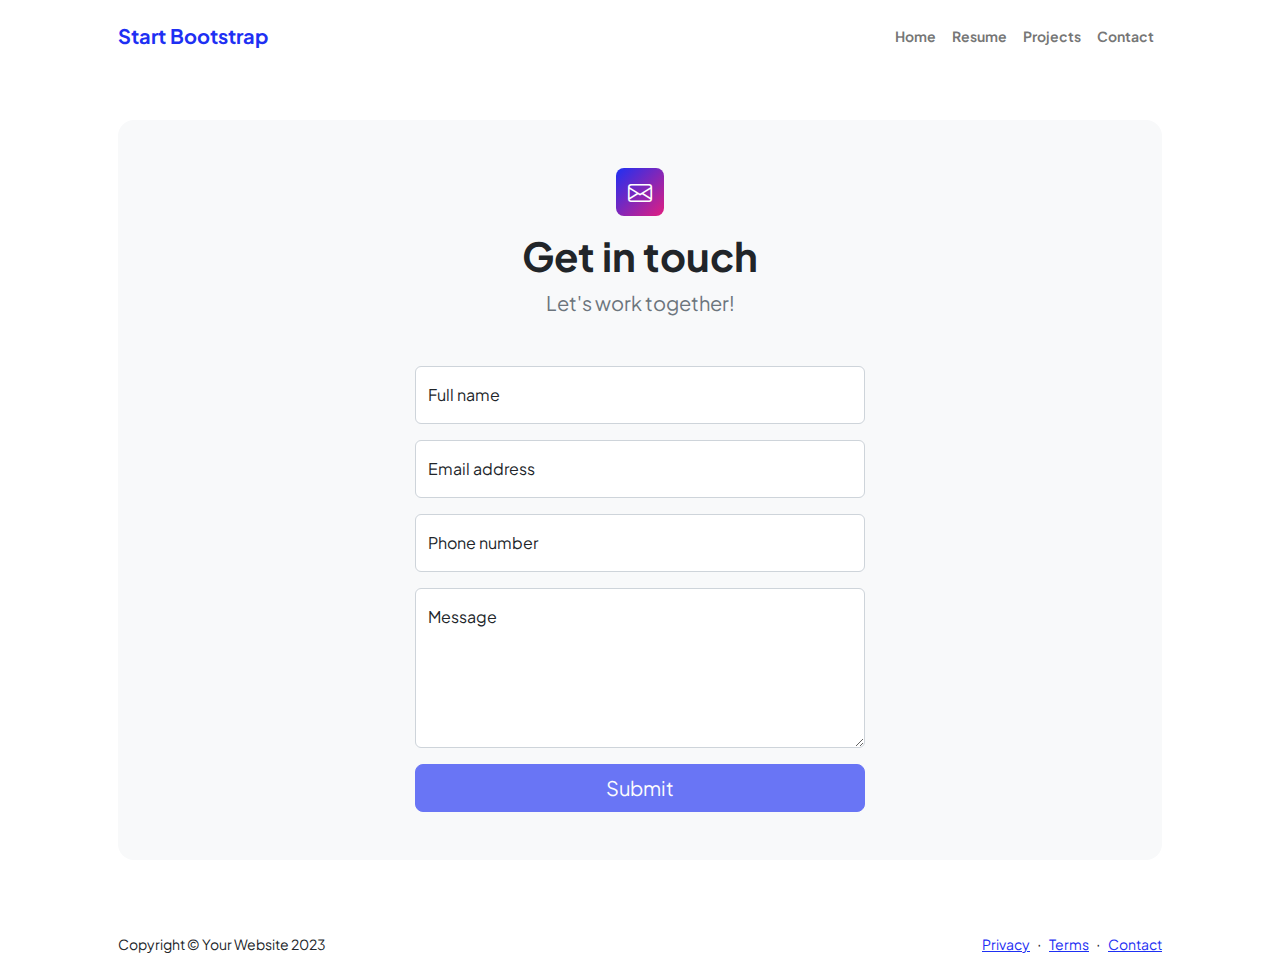
<file: startbootstrap-personal-gh-pages/contact.html>
<!DOCTYPE html>
<html lang="en">
    <head>
        <meta charset="utf-8" />
        <meta name="viewport" content="width=device-width, initial-scale=1, shrink-to-fit=no" />
        <meta name="description" content />
        <meta name="author" content />
        <title>Modern Business - Start Bootstrap Template</title>
        <!-- Favicon-->
        <link rel="icon" type="image/x-icon" href="assets/favicon.ico" />
        <!-- Custom Google font-->
        <link rel="preconnect" href="https://fonts.googleapis.com" />
        <link rel="preconnect" href="https://fonts.gstatic.com" crossorigin />
        <link href="https://fonts.googleapis.com/css2?family=Plus+Jakarta+Sans:wght@100;200;300;400;500;600;700;800;900&amp;display=swap" rel="stylesheet" />
        <!-- Bootstrap icons-->
        <link href="https://cdn.jsdelivr.net/npm/bootstrap-icons@1.8.1/font/bootstrap-icons.css" rel="stylesheet" />
        <!-- Core theme CSS (includes Bootstrap)-->
        <link href="css/styles.css" rel="stylesheet" />
    </head>
    <body class="d-flex flex-column">
        <main class="flex-shrink-0">
            <!-- Navigation-->
            <nav class="navbar navbar-expand-lg navbar-light bg-white py-3">
                <div class="container px-5">
                    <a class="navbar-brand" href="index.html"><span class="fw-bolder text-primary">Start Bootstrap</span></a>
                    <button class="navbar-toggler" type="button" data-bs-toggle="collapse" data-bs-target="#navbarSupportedContent" aria-controls="navbarSupportedContent" aria-expanded="false" aria-label="Toggle navigation"><span class="navbar-toggler-icon"></span></button>
                    <div class="collapse navbar-collapse" id="navbarSupportedContent">
                        <ul class="navbar-nav ms-auto mb-2 mb-lg-0 small fw-bolder">
                            <li class="nav-item"><a class="nav-link" href="index.html">Home</a></li>
                            <li class="nav-item"><a class="nav-link" href="resume.html">Resume</a></li>
                            <li class="nav-item"><a class="nav-link" href="projects.html">Projects</a></li>
                            <li class="nav-item"><a class="nav-link" href="contact.html">Contact</a></li>
                        </ul>
                    </div>
                </div>
            </nav>
            <!-- Page content-->
            <section class="py-5">
                <div class="container px-5">
                    <!-- Contact form-->
                    <div class="bg-light rounded-4 py-5 px-4 px-md-5">
                        <div class="text-center mb-5">
                            <div class="feature bg-primary bg-gradient-primary-to-secondary text-white rounded-3 mb-3"><i class="bi bi-envelope"></i></div>
                            <h1 class="fw-bolder">Get in touch</h1>
                            <p class="lead fw-normal text-muted mb-0">Let's work together!</p>
                        </div>
                        <div class="row gx-5 justify-content-center">
                            <div class="col-lg-8 col-xl-6">
                                <!-- * * * * * * * * * * * * * * *-->
                                <!-- * * SB Forms Contact Form * *-->
                                <!-- * * * * * * * * * * * * * * *-->
                                <!-- This form is pre-integrated with SB Forms.-->
                                <!-- To make this form functional, sign up at-->
                                <!-- https://startbootstrap.com/solution/contact-forms-->
                                <!-- to get an API token!-->
                                <form id="contactForm" data-sb-form-api-token="API_TOKEN">
                                    <!-- Name input-->
                                    <div class="form-floating mb-3">
                                        <input class="form-control" id="name" type="text" placeholder="Enter your name..." data-sb-validations="required" />
                                        <label for="name">Full name</label>
                                        <div class="invalid-feedback" data-sb-feedback="name:required">A name is required.</div>
                                    </div>
                                    <!-- Email address input-->
                                    <div class="form-floating mb-3">
                                        <input class="form-control" id="email" type="email" placeholder="name@example.com" data-sb-validations="required,email" />
                                        <label for="email">Email address</label>
                                        <div class="invalid-feedback" data-sb-feedback="email:required">An email is required.</div>
                                        <div class="invalid-feedback" data-sb-feedback="email:email">Email is not valid.</div>
                                    </div>
                                    <!-- Phone number input-->
                                    <div class="form-floating mb-3">
                                        <input class="form-control" id="phone" type="tel" placeholder="(123) 456-7890" data-sb-validations="required" />
                                        <label for="phone">Phone number</label>
                                        <div class="invalid-feedback" data-sb-feedback="phone:required">A phone number is required.</div>
                                    </div>
                                    <!-- Message input-->
                                    <div class="form-floating mb-3">
                                        <textarea class="form-control" id="message" type="text" placeholder="Enter your message here..." style="height: 10rem" data-sb-validations="required"></textarea>
                                        <label for="message">Message</label>
                                        <div class="invalid-feedback" data-sb-feedback="message:required">A message is required.</div>
                                    </div>
                                    <!-- Submit success message-->
                                    <!---->
                                    <!-- This is what your users will see when the form-->
                                    <!-- has successfully submitted-->
                                    <div class="d-none" id="submitSuccessMessage">
                                        <div class="text-center mb-3">
                                            <div class="fw-bolder">Form submission successful!</div>
                                            To activate this form, sign up at
                                            <br />
                                            <a href="https://startbootstrap.com/solution/contact-forms">https://startbootstrap.com/solution/contact-forms</a>
                                        </div>
                                    </div>
                                    <!-- Submit error message-->
                                    <!---->
                                    <!-- This is what your users will see when there is-->
                                    <!-- an error submitting the form-->
                                    <div class="d-none" id="submitErrorMessage"><div class="text-center text-danger mb-3">Error sending message!</div></div>
                                    <!-- Submit Button-->
                                    <div class="d-grid"><button class="btn btn-primary btn-lg disabled" id="submitButton" type="submit">Submit</button></div>
                                </form>
                            </div>
                        </div>
                    </div>
                </div>
            </section>
        </main>
        <!-- Footer-->
        <footer class="bg-white py-4 mt-auto">
            <div class="container px-5">
                <div class="row align-items-center justify-content-between flex-column flex-sm-row">
                    <div class="col-auto"><div class="small m-0">Copyright &copy; Your Website 2023</div></div>
                    <div class="col-auto">
                        <a class="small" href="#!">Privacy</a>
                        <span class="mx-1">&middot;</span>
                        <a class="small" href="#!">Terms</a>
                        <span class="mx-1">&middot;</span>
                        <a class="small" href="#!">Contact</a>
                    </div>
                </div>
            </div>
        </footer>
        <!-- Bootstrap core JS-->
        <script src="https://cdn.jsdelivr.net/npm/bootstrap@5.2.3/dist/js/bootstrap.bundle.min.js"></script>
        <!-- Core theme JS-->
        <script src="js/scripts.js"></script>
        <!-- * * * * * * * * * * * * * * * * * * * * * * * * * * * * * * * * * * * * * * * *-->
        <!-- * *                               SB Forms JS                               * *-->
        <!-- * * Activate your form at https://startbootstrap.com/solution/contact-forms * *-->
        <!-- * * * * * * * * * * * * * * * * * * * * * * * * * * * * * * * * * * * * * * * *-->
        <script src="https://cdn.startbootstrap.com/sb-forms-latest.js"></script>
    </body>
</html>
</file>
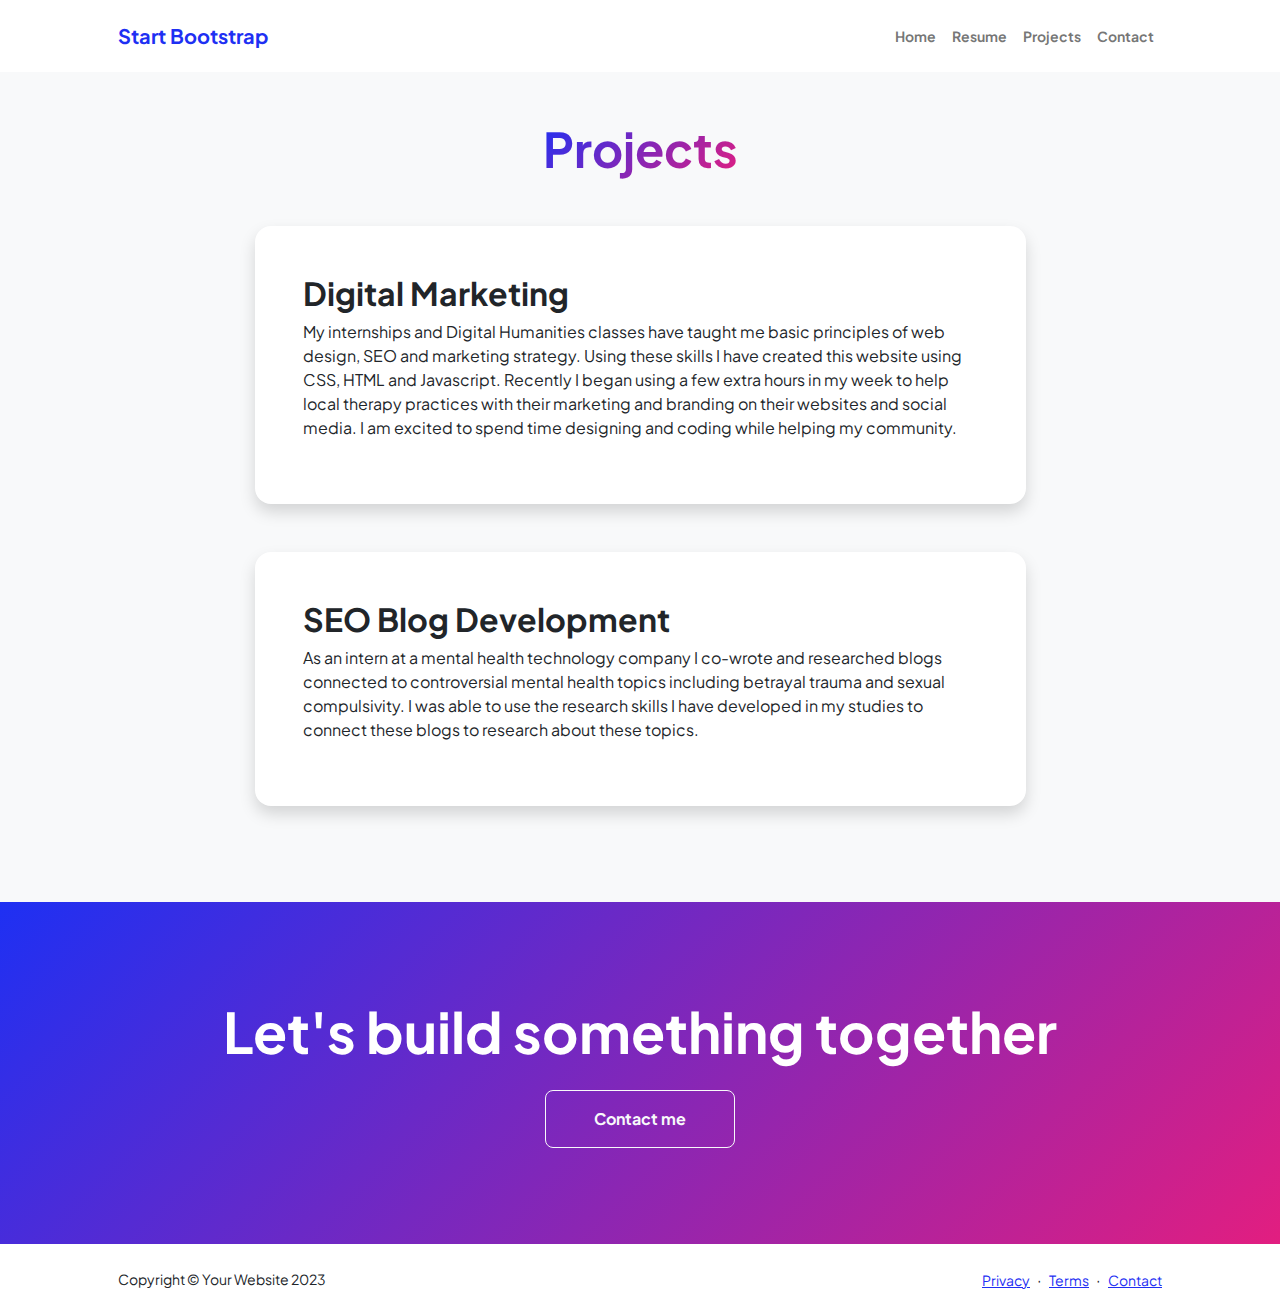
<file: startbootstrap-personal-gh-pages/projects.html>
<!DOCTYPE html>
<html lang="en">
    <head>
        <meta charset="utf-8" />
        <meta name="viewport" content="width=device-width, initial-scale=1, shrink-to-fit=no" />
        <meta name="description" content="" />
        <meta name="author" content="" />
        <title>Modern Business - Start Bootstrap Template</title>
        <!-- Favicon-->
        <link rel="icon" type="image/x-icon" href="assets/favicon.ico" />
        <!-- Custom Google font-->
        <link rel="preconnect" href="https://fonts.googleapis.com" />
        <link rel="preconnect" href="https://fonts.gstatic.com" crossorigin />
        <link href="https://fonts.googleapis.com/css2?family=Plus+Jakarta+Sans:wght@100;200;300;400;500;600;700;800;900&amp;display=swap" rel="stylesheet" />
        <!-- Bootstrap icons-->
        <link href="https://cdn.jsdelivr.net/npm/bootstrap-icons@1.8.1/font/bootstrap-icons.css" rel="stylesheet" />
        <!-- Core theme CSS (includes Bootstrap)-->
        <link href="css/styles.css" rel="stylesheet" />
    </head>
    <body class="d-flex flex-column h-100 bg-light">
        <main class="flex-shrink-0">
            <!-- Navigation-->
            <nav class="navbar navbar-expand-lg navbar-light bg-white py-3">
                <div class="container px-5">
                    <a class="navbar-brand" href="index.html"><span class="fw-bolder text-primary">Start Bootstrap</span></a>
                    <button class="navbar-toggler" type="button" data-bs-toggle="collapse" data-bs-target="#navbarSupportedContent" aria-controls="navbarSupportedContent" aria-expanded="false" aria-label="Toggle navigation"><span class="navbar-toggler-icon"></span></button>
                    <div class="collapse navbar-collapse" id="navbarSupportedContent">
                        <ul class="navbar-nav ms-auto mb-2 mb-lg-0 small fw-bolder">
                            <li class="nav-item"><a class="nav-link" href="index.html">Home</a></li>
                            <li class="nav-item"><a class="nav-link" href="resume.html">Resume</a></li>
                            <li class="nav-item"><a class="nav-link" href="projects.html">Projects</a></li>
                            <li class="nav-item"><a class="nav-link" href="contact.html">Contact</a></li>
                        </ul>
                    </div>
                </div>
            </nav>
            <!-- Projects Section-->
            <section class="py-5">
                <div class="container px-5 mb-5">
                    <div class="text-center mb-5">
                        <h1 class="display-5 fw-bolder mb-0"><span class="text-gradient d-inline">Projects</span></h1>
                    </div>
                    <div class="row gx-5 justify-content-center">
                        <div class="col-lg-11 col-xl-9 col-xxl-8">
                            <!-- Project Card 1-->
                            <div class="card overflow-hidden shadow rounded-4 border-0 mb-5">
                                <div class="card-body p-0">
                                    <div class="d-flex align-items-center">
                                        <div class="p-5">
                                            <h2 class="fw-bolder">Digital Marketing</h2>
                                            <p>My internships and Digital Humanities classes have taught me basic principles of web design, SEO and marketing strategy. Using these skills I have created this website using CSS, HTML and Javascript. Recently I began using a few extra hours in my week to help local therapy practices with their marketing and branding on their websites and social media. I am excited to spend time designing and coding while helping my community.</p>
                                        </div>
                                    </div>
                                </div>
                            </div>
                            <!-- Project Card 2-->
                            <div class="card overflow-hidden shadow rounded-4 border-0">
                                <div class="card-body p-0">
                                    <div class="d-flex align-items-center">
                                        <div class="p-5">
                                            <h2 class="fw-bolder">SEO Blog Development</h2>
                                            <p>As an intern at a mental health technology company I co-wrote and researched blogs connected to controversial mental health topics including betrayal trauma and sexual compulsivity. I was able to use the research skills I have developed in my studies to connect these blogs to research about these topics.</p>
                                        </div>
                                    </div>
                                </div>
                            </div>
                        </div>
                    </div>
                </div>
            </section>
            <!-- Call to action section-->
            <section class="py-5 bg-gradient-primary-to-secondary text-white">
                <div class="container px-5 my-5">
                    <div class="text-center">
                        <h2 class="display-4 fw-bolder mb-4">Let's build something together</h2>
                        <a class="btn btn-outline-light btn-lg px-5 py-3 fs-6 fw-bolder" href="contact.html">Contact me</a>
                    </div>
                </div>
            </section>
        </main>
        <!-- Footer-->
        <footer class="bg-white py-4 mt-auto">
            <div class="container px-5">
                <div class="row align-items-center justify-content-between flex-column flex-sm-row">
                    <div class="col-auto"><div class="small m-0">Copyright &copy; Your Website 2023</div></div>
                    <div class="col-auto">
                        <a class="small" href="#!">Privacy</a>
                        <span class="mx-1">&middot;</span>
                        <a class="small" href="#!">Terms</a>
                        <span class="mx-1">&middot;</span>
                        <a class="small" href="#!">Contact</a>
                    </div>
                </div>
            </div>
        </footer>
        <!-- Bootstrap core JS-->
        <script src="https://cdn.jsdelivr.net/npm/bootstrap@5.2.3/dist/js/bootstrap.bundle.min.js"></script>
        <!-- Core theme JS-->
        <script src="js/scripts.js"></script>
    </body>
</html>
</file>
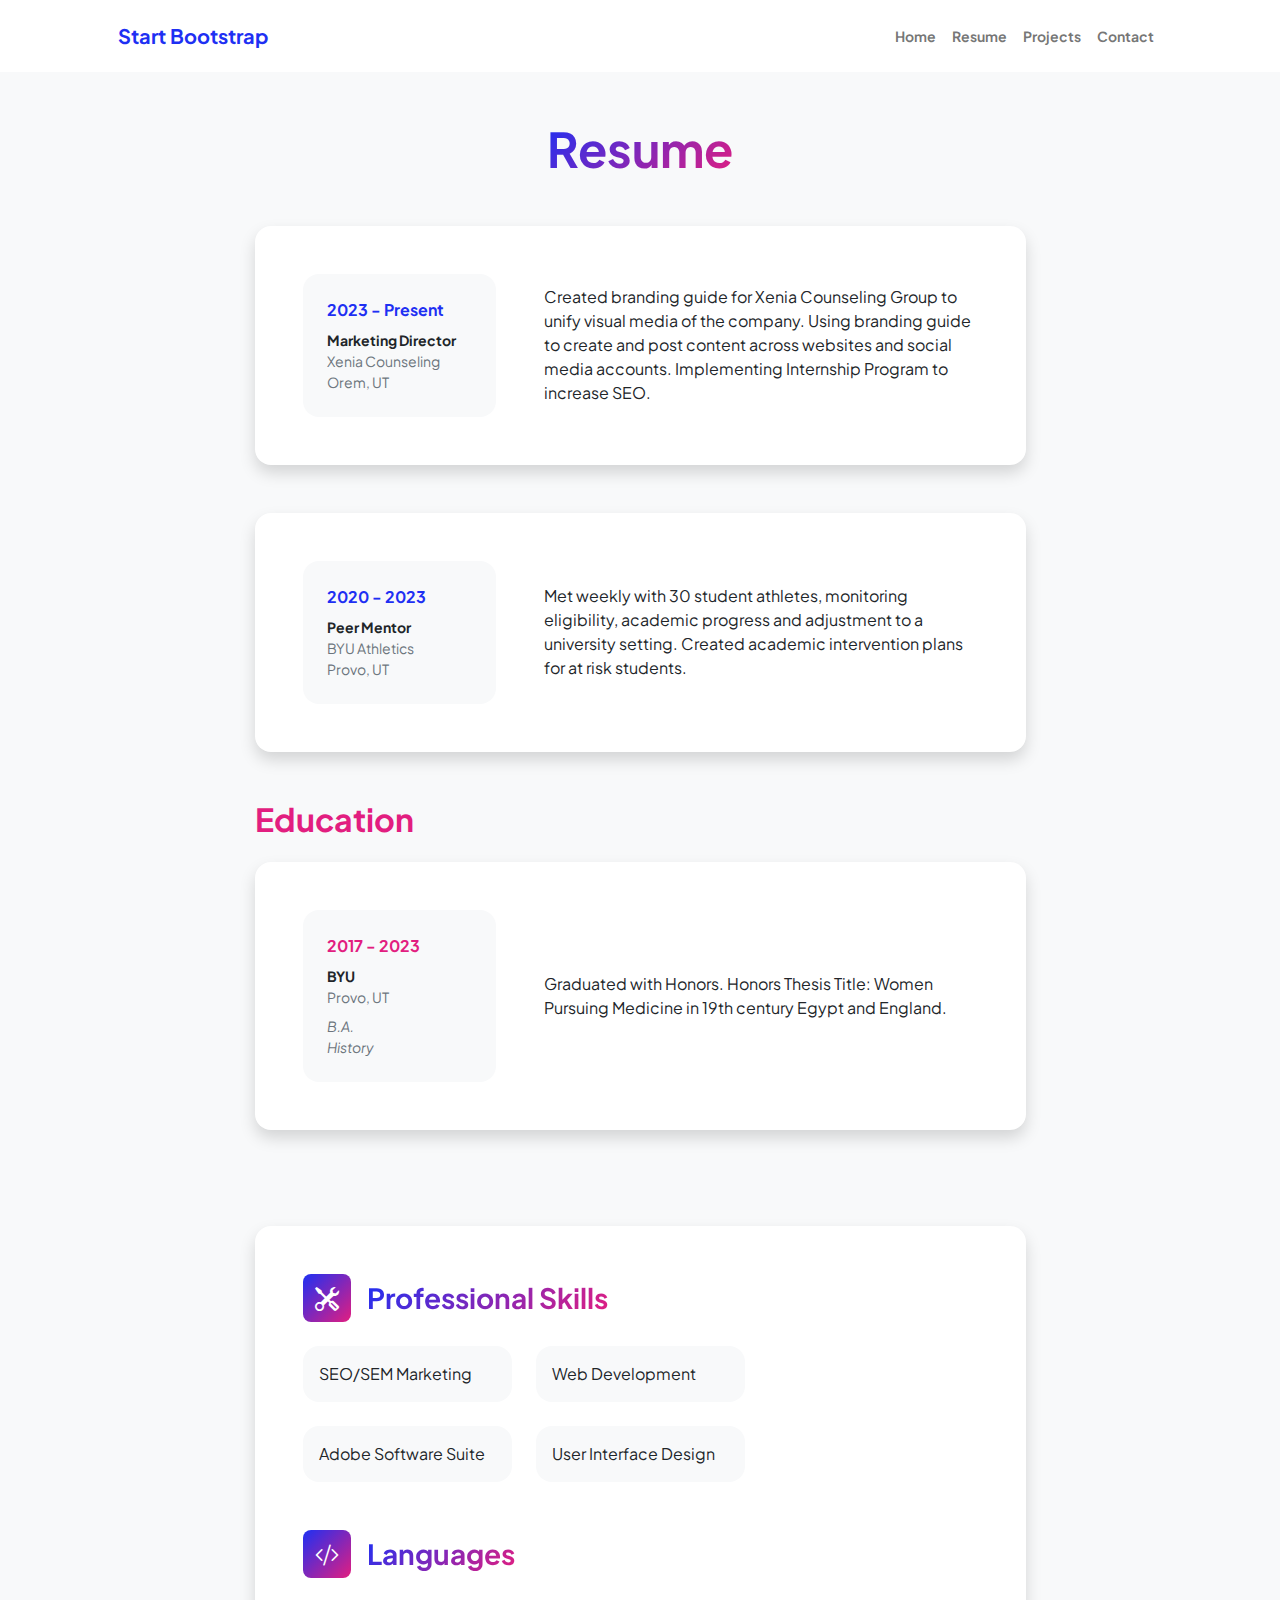
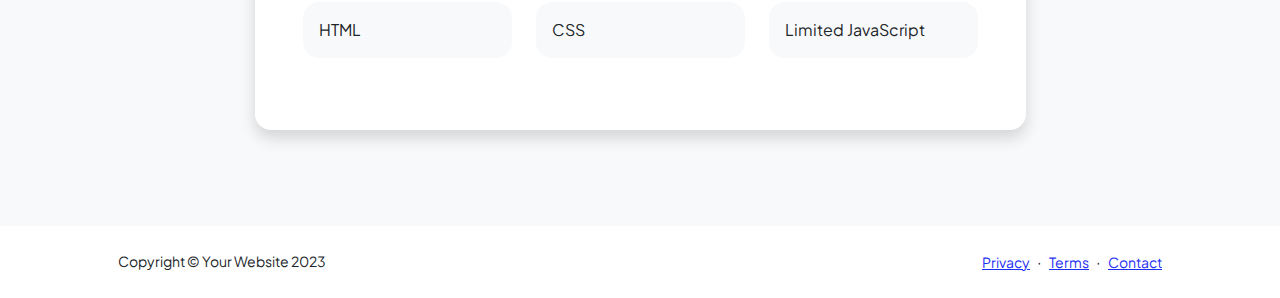
<file: startbootstrap-personal-gh-pages/resume.html>
<!DOCTYPE html>
<html lang="en">
    <head>
        <meta charset="utf-8" />
        <meta name="viewport" content="width=device-width, initial-scale=1, shrink-to-fit=no" />
        <meta name="description" content="" />
        <meta name="author" content="" />
        <title>Personal - Start Bootstrap Template</title>
        <!-- Favicon-->
        <link rel="icon" type="image/x-icon" href="assets/favicon.ico" />
        <!-- Custom Google font-->
        <link rel="preconnect" href="https://fonts.googleapis.com" />
        <link rel="preconnect" href="https://fonts.gstatic.com" crossorigin />
        <link href="https://fonts.googleapis.com/css2?family=Plus+Jakarta+Sans:wght@100;200;300;400;500;600;700;800;900&amp;display=swap" rel="stylesheet" />
        <!-- Bootstrap icons-->
        <link href="https://cdn.jsdelivr.net/npm/bootstrap-icons@1.8.1/font/bootstrap-icons.css" rel="stylesheet" />
        <!-- Core theme CSS (includes Bootstrap)-->
        <link href="css/styles.css" rel="stylesheet" />
    </head>
    <body class="d-flex flex-column h-100 bg-light">
        <main class="flex-shrink-0">
            <!-- Navigation-->
            <nav class="navbar navbar-expand-lg navbar-light bg-white py-3">
                <div class="container px-5">
                    <a class="navbar-brand" href="index.html"><span class="fw-bolder text-primary">Start Bootstrap</span></a>
                    <button class="navbar-toggler" type="button" data-bs-toggle="collapse" data-bs-target="#navbarSupportedContent" aria-controls="navbarSupportedContent" aria-expanded="false" aria-label="Toggle navigation"><span class="navbar-toggler-icon"></span></button>
                    <div class="collapse navbar-collapse" id="navbarSupportedContent">
                        <ul class="navbar-nav ms-auto mb-2 mb-lg-0 small fw-bolder">
                            <li class="nav-item"><a class="nav-link" href="index.html">Home</a></li>
                            <li class="nav-item"><a class="nav-link" href="resume.html">Resume</a></li>
                            <li class="nav-item"><a class="nav-link" href="projects.html">Projects</a></li>
                            <li class="nav-item"><a class="nav-link" href="contact.html">Contact</a></li>
                        </ul>
                    </div>
                </div>
            </nav>
            <!-- Page Content-->
            <div class="container px-5 my-5">
                <div class="text-center mb-5">
                    <h1 class="display-5 fw-bolder mb-0"><span class="text-gradient d-inline">Resume</span></h1>
                </div>
                <div class="row gx-5 justify-content-center">
                    <div class="col-lg-11 col-xl-9 col-xxl-8">
                        <!-- Experience Section-->
                        <section>
                            <!-- Experience Card 1-->
                            <div class="card shadow border-0 rounded-4 mb-5">
                                <div class="card-body p-5">
                                    <div class="row align-items-center gx-5">
                                        <div class="col text-center text-lg-start mb-4 mb-lg-0">
                                            <div class="bg-light p-4 rounded-4">
                                                <div class="text-primary fw-bolder mb-2">2023 - Present</div>
                                                <div class="small fw-bolder">Marketing Director</div>
                                                <div class="small text-muted">Xenia Counseling</div>
                                                <div class="small text-muted">Orem, UT</div>
                                            </div>
                                        </div>
                                        <div class="col-lg-8"><div>Created branding guide for Xenia Counseling Group to unify visual media of the company. Using branding guide to create and post content across websites and social media accounts. Implementing Internship Program to increase SEO.</div></div>
                                    </div>
                                </div>
                            </div>
                            <!-- Experience Card 2-->
                            <div class="card shadow border-0 rounded-4 mb-5">
                                <div class="card-body p-5">
                                    <div class="row align-items-center gx-5">
                                        <div class="col text-center text-lg-start mb-4 mb-lg-0">
                                            <div class="bg-light p-4 rounded-4">
                                                <div class="text-primary fw-bolder mb-2">2020 - 2023</div>
                                                <div class="small fw-bolder">Peer Mentor</div>
                                                <div class="small text-muted">BYU Athletics</div>
                                                <div class="small text-muted">Provo, UT</div>
                                            </div>
                                        </div>
                                        <div class="col-lg-8"><div>Met weekly with 30 student athletes, monitoring eligibility, academic progress and adjustment to a university setting. Created academic intervention plans for at risk students.</div></div>
                                    </div>
                                </div>
                            </div>
                        </section>
                        <!-- Education Section-->
                        <section>
                            <h2 class="text-secondary fw-bolder mb-4">Education</h2>
                            <!-- Education Card 1-->
                            <div class="card shadow border-0 rounded-4 mb-5">
                                <div class="card-body p-5">
                                    <div class="row align-items-center gx-5">
                                        <div class="col text-center text-lg-start mb-4 mb-lg-0">
                                            <div class="bg-light p-4 rounded-4">
                                                <div class="text-secondary fw-bolder mb-2">2017 - 2023</div>
                                                <div class="mb-2">
                                                    <div class="small fw-bolder">BYU</div>
                                                    <div class="small text-muted">Provo, UT</div>
                                                </div>
                                                <div class="fst-italic">
                                                    <div class="small text-muted">B.A.</div>
                                                    <div class="small text-muted">History</div>
                                                </div>
                                            </div>
                                        </div>
                                        <div class="col-lg-8"><div>Graduated with Honors. Honors Thesis Title: Women Pursuing Medicine in 19th century Egypt and England.</div></div>
                                    </div>
                                </div>
                            </div>
                        <!-- Divider-->
                        <div class="pb-5"></div>
                        <!-- Skills Section-->
                        <section>
                            <!-- Skillset Card-->
                            <div class="card shadow border-0 rounded-4 mb-5">
                                <div class="card-body p-5">
                                    <!-- Professional skills list-->
                                    <div class="mb-5">
                                        <div class="d-flex align-items-center mb-4">
                                            <div class="feature bg-primary bg-gradient-primary-to-secondary text-white rounded-3 me-3"><i class="bi bi-tools"></i></div>
                                            <h3 class="fw-bolder mb-0"><span class="text-gradient d-inline">Professional Skills</span></h3>
                                        </div>
                                        <div class="row row-cols-1 row-cols-md-3 mb-4">
                                            <div class="col mb-4 mb-md-0"><div class="d-flex align-items-center bg-light rounded-4 p-3 h-100">SEO/SEM Marketing</div></div>
                                            <div class="col"><div class="d-flex align-items-center bg-light rounded-4 p-3 h-100">Web Development</div></div>
                                        </div>
                                        <div class="row row-cols-1 row-cols-md-3">
                                            <div class="col mb-4 mb-md-0"><div class="d-flex align-items-center bg-light rounded-4 p-3 h-100">Adobe Software Suite</div></div>
                                            <div class="col"><div class="d-flex align-items-center bg-light rounded-4 p-3 h-100">User Interface Design</div></div>
                                        </div>
                                    </div>
                                    <!-- Languages list-->
                                    <div class="mb-0">
                                        <div class="d-flex align-items-center mb-4">
                                            <div class="feature bg-primary bg-gradient-primary-to-secondary text-white rounded-3 me-3"><i class="bi bi-code-slash"></i></div>
                                            <h3 class="fw-bolder mb-0"><span class="text-gradient d-inline">Languages</span></h3>
                                        </div>
                                        <div class="row row-cols-1 row-cols-md-3 mb-4">
                                            <div class="col mb-4 mb-md-0"><div class="d-flex align-items-center bg-light rounded-4 p-3 h-100">HTML</div></div>
                                            <div class="col mb-4 mb-md-0"><div class="d-flex align-items-center bg-light rounded-4 p-3 h-100">CSS</div></div>
                                            <div class="col"><div class="d-flex align-items-center bg-light rounded-4 p-3 h-100">Limited JavaScript</div></div>
                                        </div>
                                    </div>
                                </div>
                            </div>
                        </section>
                    </div>
                </div>
            </div>
        </main>
        <!-- Footer-->
        <footer class="bg-white py-4 mt-auto">
            <div class="container px-5">
                <div class="row align-items-center justify-content-between flex-column flex-sm-row">
                    <div class="col-auto"><div class="small m-0">Copyright &copy; Your Website 2023</div></div>
                    <div class="col-auto">
                        <a class="small" href="#!">Privacy</a>
                        <span class="mx-1">&middot;</span>
                        <a class="small" href="#!">Terms</a>
                        <span class="mx-1">&middot;</span>
                        <a class="small" href="#!">Contact</a>
                    </div>
                </div>
            </div>
        </footer>
        <!-- Bootstrap core JS-->
        <script src="https://cdn.jsdelivr.net/npm/bootstrap@5.2.3/dist/js/bootstrap.bundle.min.js"></script>
        <!-- Core theme JS-->
        <script src="js/scripts.js"></script>
    </body>
</html>
</file>
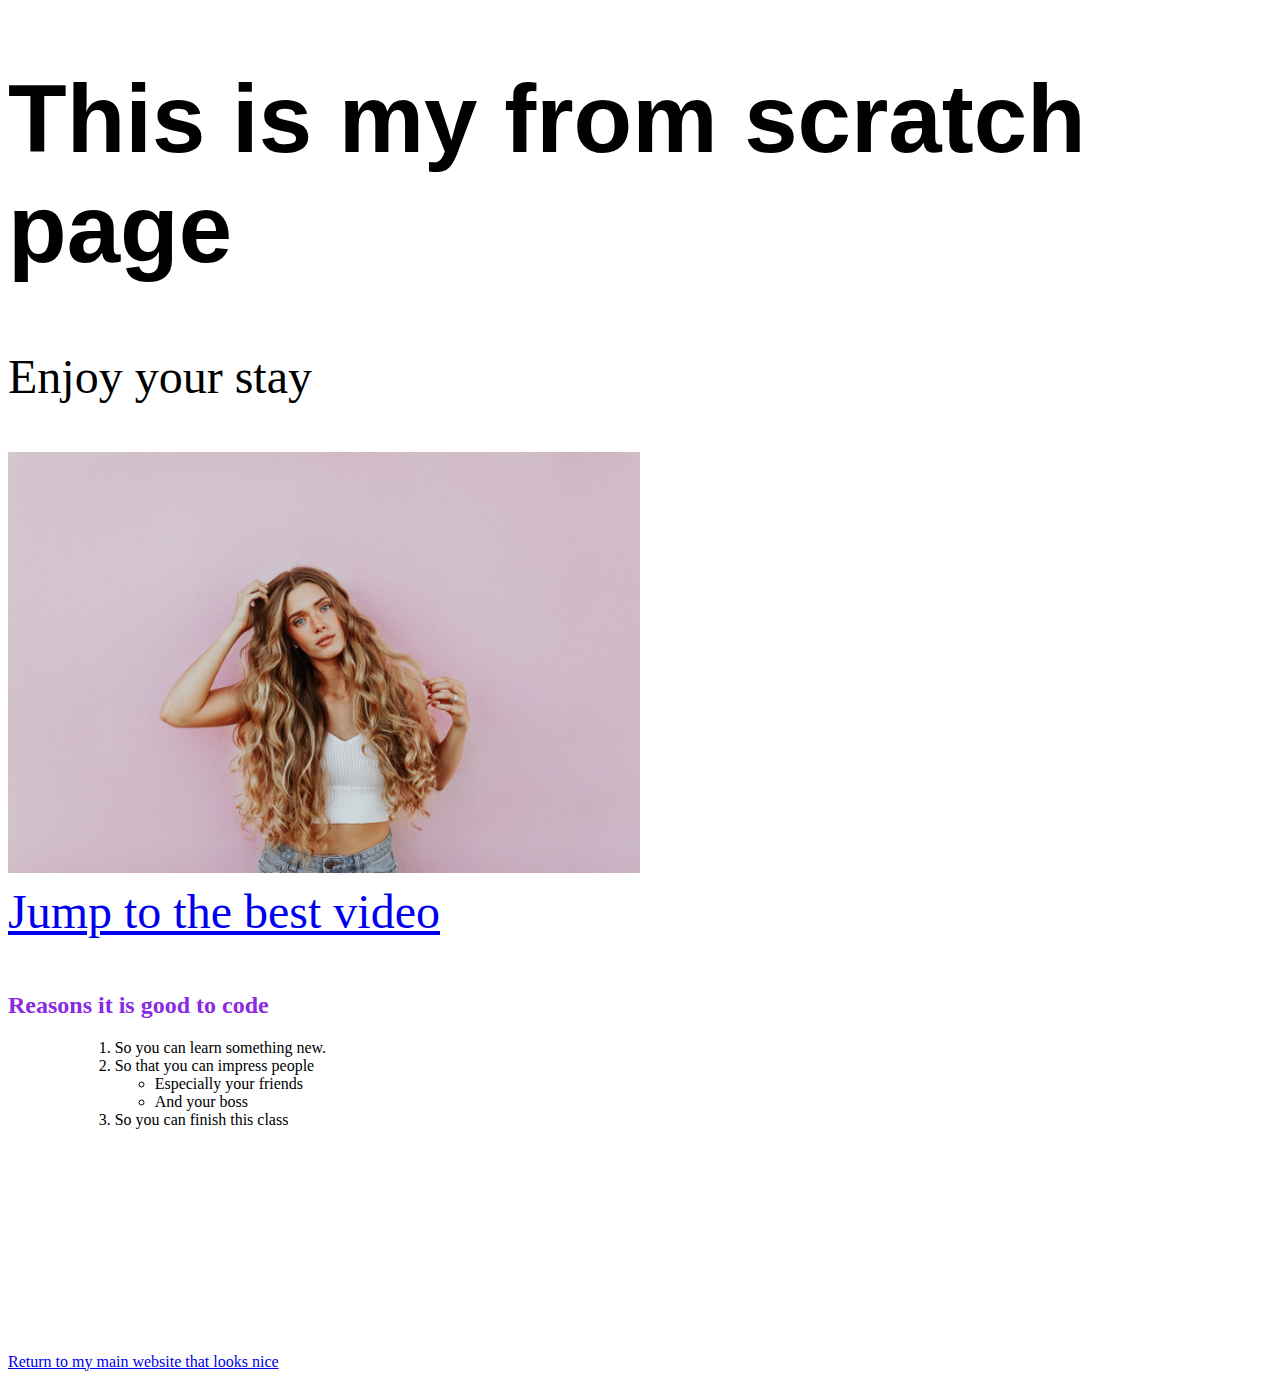
<file: startbootstrap-personal-gh-pages/scratch.html>
<!doctype html>
<html>
	<head>
		<meta http-equiv="Content-Type" content="text/html; charset=utf-8">
		<meta name="viewport" content="width=device-width, initial-scale=1">
		<title>The page's title goes here</title>
        <link href="css/izzystyles.css" rel="stylesheet" />
	</head>
	<body>
        <div id="fish">
            <h1>This is my from scratch page </h1>
            <p>Enjoy your stay</p>
            <img width="50%" height="60%" src="assets/averie-woodard-4nulm-JUYFo-unsplash.jpg">
            <br>
            <a href="#videos">Jump to the best video</a>
        </div>
       
        <div id="bigword">
            <h2> Reasons it is good to code</h2>
        </div>
        
        <div id="lists">
            <ol>
                <li> So you can learn something new.</li>
                <li> So that you can impress people
                    <ul>
                        <li>Especially your friends</li>
                        <li>And your boss</li>
                    </ul>
                </li>
                <li>So you can finish this class</li>
            </ol>
        </div>
        
        <iframe id="videos" width="50%" height="60%" src="https://www.youtube.com/embed/dQw4w9WgXcQ" title="YouTube video player" frameborder="0" allow="accelerometer; autoplay; clipboard-write; encrypted-media; gyroscope; picture-in-picture; web-share" allowfullscreen> </iframe>
	</body>

    <div id="bigword">
       <a href="https://izzymaire.github.io/newIS201/startbootstrap-personal-gh-pages/index.html"> Return to my main website that looks nice </a>
    </div>
</html>
</file>
<file: startbootstrap-personal-gh-pages/css/izzystyles.css>
h1{
    font-family: 'Gill Sans', 'Gill Sans MT', Calibri, 'Trebuchet MS', sans-serif;
}

h2{
    color:blueviolet;

}


#bigword{

    margin-top: 40pt;

}

#lists{
    margin-left: 50pt;

}

#fish {
    font-size: 300%;


}
</file>
